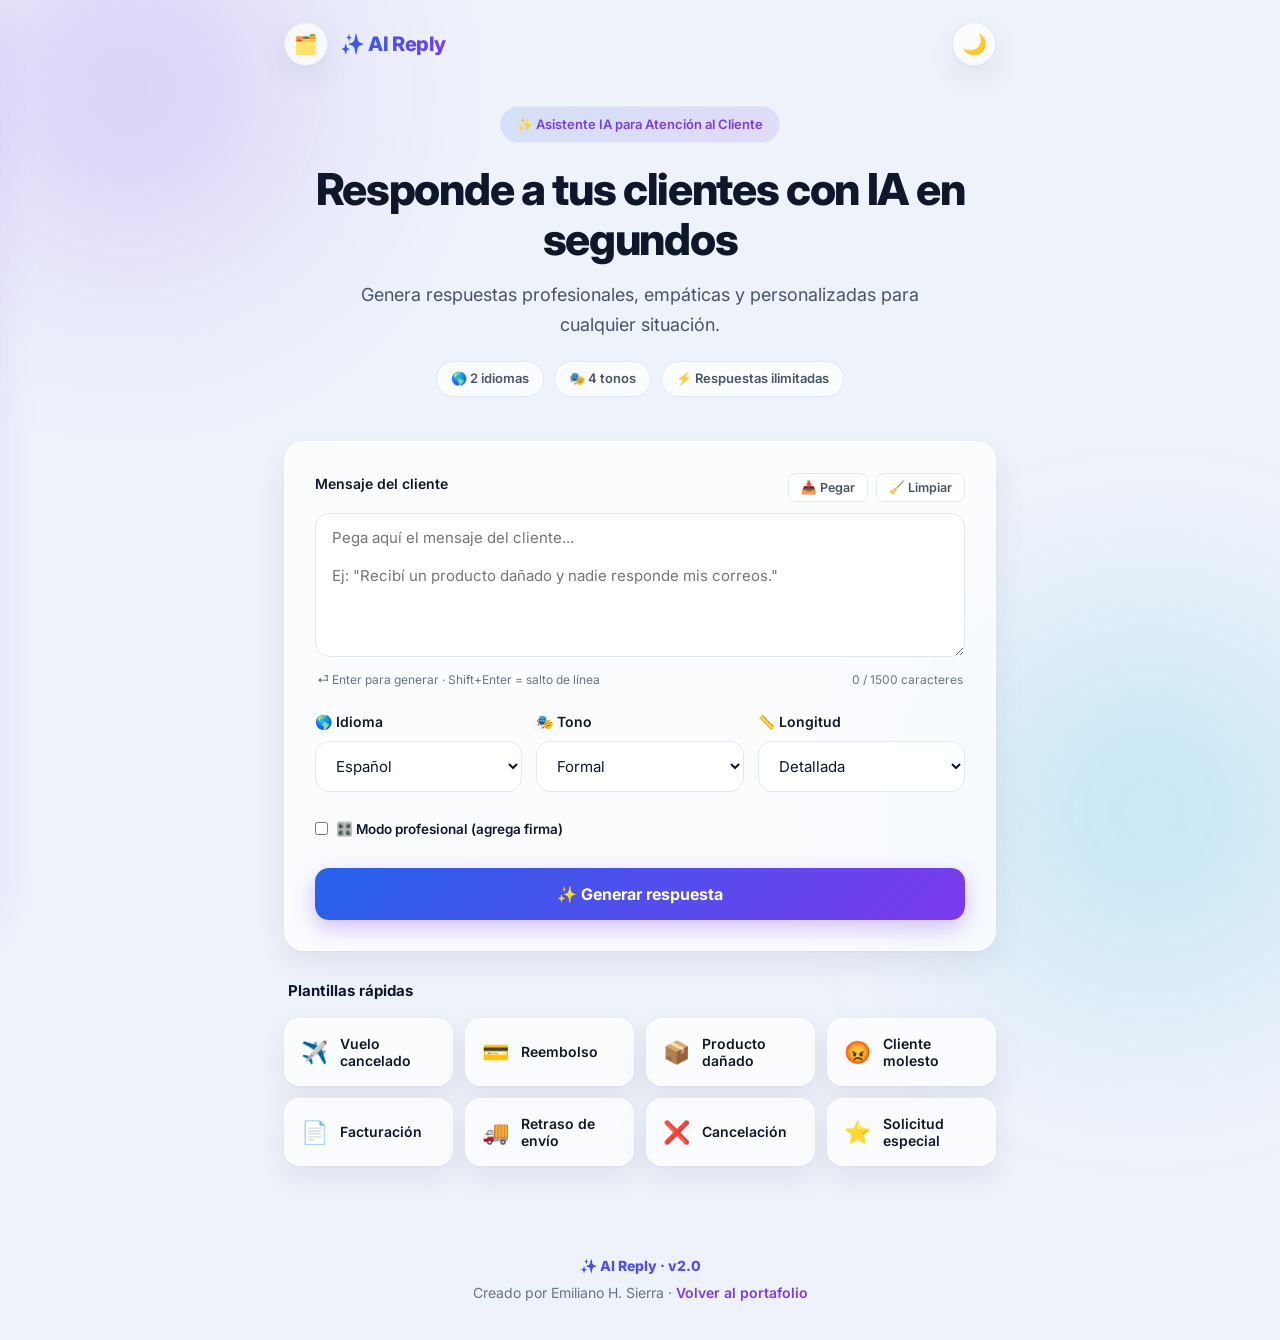
<file: asistente-soporte/index.html>
<!DOCTYPE html>
<html lang="es">
<head>
  <meta charset="UTF-8">
  <meta name="viewport" content="width=device-width, initial-scale=1.0">
  <title>AI Reply · Asistente IA para Atención al Cliente</title>
  <link rel="preconnect" href="https://fonts.googleapis.com">
  <link rel="preconnect" href="https://fonts.gstatic.com" crossorigin>
  <link href="https://fonts.googleapis.com/css2?family=Inter:wght@400;500;600;700;800;900&display=swap" rel="stylesheet">
  <link rel="stylesheet" href="estilos.css">
</head>
<body>

  <!-- Formas decorativas de fondo -->
  <div class="deco deco-1" aria-hidden="true"></div>
  <div class="deco deco-2" aria-hidden="true"></div>

  <!-- Barra superior con marca -->
  <nav class="topbar">
    <div class="topbar-left">
      <button id="btnHistorial" class="btn-icono" onclick="abrirHistorial()" title="Historial" aria-label="Abrir historial">🗂️</button>
      <span class="marca">✨ AI Reply</span>
    </div>
    <button id="btnTema" class="btn-tema" onclick="cambiarTema()" title="Cambiar tema" aria-label="Cambiar tema claro u oscuro">🌙</button>
  </nav>

  <!-- Barra lateral de historial (Ronda 3 · paso 1) -->
  <div id="overlayHist" class="overlay-hist oculto" onclick="cerrarHistorial()"></div>
  <aside id="sidebarHist" class="sidebar-hist">
    <div class="sidebar-hist-head">
      <span class="sidebar-hist-titulo">🗂️ Historial</span>
      <button class="btn-cerrar" onclick="cerrarHistorial()" aria-label="Cerrar historial">✕</button>
    </div>
    <button class="btn-nueva" onclick="nuevaRespuesta()">➕ Nueva respuesta</button>
    <div id="listaHistorial" class="lista-historial"></div>
    <button class="btn-limpiar-hist" onclick="limpiarHistorial()">🗑️ Limpiar historial</button>
  </aside>

  <header class="hero">
    <span class="eyebrow">✨ Asistente IA para Atención al Cliente</span>
    <h1>Responde a tus clientes con IA en segundos</h1>
    <p class="subtitulo">Genera respuestas profesionales, empáticas y personalizadas para cualquier situación.</p>
    <div class="badges">
      <span class="badge-info">🌎 2 idiomas</span>
      <span class="badge-info">🎭 4 tonos</span>
      <span class="badge-info">⚡ Respuestas ilimitadas</span>
    </div>
  </header>

  <main class="contenedor">

    <!-- Caja principal -->
    <section class="panel">
      <div class="campo-head">
        <label for="mensajeCliente">Mensaje del cliente</label>
        <div class="mini-acciones">
          <button class="chip" onclick="pegarTexto()">📥 Pegar</button>
          <button class="chip" onclick="limpiarTexto()">🧹 Limpiar</button>
        </div>
      </div>
      <textarea id="mensajeCliente" rows="6" maxlength="1500" oninput="actualizarContador()" onkeydown="manejarEnter(event)" placeholder="Pega aquí el mensaje del cliente...&#10;&#10;Ej: &quot;Recibí un producto dañado y nadie responde mis correos.&quot;"></textarea>
      <div class="contador">
        <span class="pista-teclado">⏎ Enter para generar · Shift+Enter = salto de línea</span>
        <span><span id="contador">0</span> / 1500 caracteres</span>
      </div>

      <div class="opciones">
        <div class="campo">
          <label for="idioma">🌎 Idioma</label>
          <select id="idioma">
            <option value="es">Español</option>
            <option value="en">Inglés</option>
          </select>
        </div>
        <div class="campo">
          <label for="tono">🎭 Tono</label>
          <select id="tono">
            <option value="Formal">Formal</option>
            <option value="Amigable">Amigable</option>
            <option value="Empático">Empático</option>
            <option value="Directo y conciso">Directo</option>
          </select>
        </div>
        <div class="campo">
          <label for="longitud">📏 Longitud</label>
          <select id="longitud">
            <option value="detallada">Detallada</option>
            <option value="breve">Breve</option>
          </select>
        </div>
      </div>

      <div class="modo-pro">
        <label class="switch-label">
          <input type="checkbox" id="modoPro" onchange="toggleModoPro()"> 🎛️ Modo profesional (agrega firma)
        </label>
        <div id="camposPro" class="campos-pro oculto">
          <div class="campo">
            <label for="agente">👤 Tu nombre</label>
            <input type="text" id="agente" maxlength="40" oninput="saveModoPro()" placeholder="Ej: Emiliano H. Sierra">
          </div>
          <div class="campo">
            <label for="empresa">🏢 Empresa</label>
            <input type="text" id="empresa" maxlength="40" oninput="saveModoPro()" placeholder="Ej: AI Reply">
          </div>
        </div>
      </div>

      <button id="btnGenerar" class="btn-primario" onclick="generarRespuesta()">✨ Generar respuesta</button>
    </section>

    <!-- Plantillas rápidas -->
    <section class="ejemplos">
      <h2 class="titulo-seccion">Plantillas rápidas</h2>
      <div class="grid-ejemplos">
        <button class="tarjeta-ejemplo" onclick="usarPlantilla('Mi vuelo fue cancelado y nadie me avisó. Necesito una solución urgente.')">
          <span class="ej-icon">✈️</span><span class="ej-texto">Vuelo cancelado</span>
        </button>
        <button class="tarjeta-ejemplo" onclick="usarPlantilla('Quiero solicitar el reembolso de mi compra, el producto no cumplió lo prometido.')">
          <span class="ej-icon">💳</span><span class="ej-texto">Reembolso</span>
        </button>
        <button class="tarjeta-ejemplo" onclick="usarPlantilla('Recibí mi pedido dañado y nadie responde mis correos. Estoy muy frustrado.')">
          <span class="ej-icon">📦</span><span class="ej-texto">Producto dañado</span>
        </button>
        <button class="tarjeta-ejemplo" onclick="usarPlantilla('Llevo tres días esperando respuesta y nadie me ayuda. Esto es inaceptable.')">
          <span class="ej-icon">😡</span><span class="ej-texto">Cliente molesto</span>
        </button>
        <button class="tarjeta-ejemplo" onclick="usarPlantilla('Tengo una duda sobre un cargo en mi factura que no reconozco.')">
          <span class="ej-icon">📄</span><span class="ej-texto">Facturación</span>
        </button>
        <button class="tarjeta-ejemplo" onclick="usarPlantilla('Mi pedido lleva una semana de retraso y no tengo información del envío.')">
          <span class="ej-icon">🚚</span><span class="ej-texto">Retraso de envío</span>
        </button>
        <button class="tarjeta-ejemplo" onclick="usarPlantilla('Quiero cancelar mi suscripción y asegurarme de que no me cobren de nuevo.')">
          <span class="ej-icon">❌</span><span class="ej-texto">Cancelación</span>
        </button>
        <button class="tarjeta-ejemplo" onclick="usarPlantilla('Necesito una atención especial porque viajo con un adulto mayor con movilidad reducida.')">
          <span class="ej-icon">⭐</span><span class="ej-texto">Solicitud especial</span>
        </button>
      </div>
    </section>

    <!-- Respuesta -->
    <section id="tarjetaResultado" class="panel resultado-card oculto" aria-live="polite">
      <div class="resultado-head">
        <span class="resultado-titulo">💬 Conversación</span>
        <div class="resultado-acciones">
          <button id="btnCopiar" class="btn-mini" onclick="copiarRespuesta()">📋 Copiar</button>
          <button class="btn-mini" onclick="generarRespuesta()">🔄 Regenerar</button>
        </div>
      </div>
      <div class="divisor"></div>

      <!-- Burbuja: mensaje del cliente -->
      <div id="burbujaCliente" class="chat-msg cliente oculto">
        <span class="chat-avatar">👤</span>
        <div class="chat-burbuja">
          <span class="chat-rol">Cliente</span>
          <p id="textoCliente" class="chat-texto"></p>
        </div>
      </div>

      <!-- Burbuja: respuesta del asistente (carga / editor / acciones) -->
      <div class="chat-msg ia">
        <span class="chat-avatar">✨</span>
        <div class="chat-burbuja">
          <span class="chat-rol">Asistente</span>
          <div id="respuesta" class="respuesta"></div>
          <div id="editorRespuesta" class="oculto">
            <textarea id="respuestaEditable" class="respuesta-editable" rows="4" oninput="autoAjustar(this)" aria-label="Respuesta generada, editable"></textarea>
            <p class="editable-hint">✏️ Puedes ajustar el texto antes de copiar</p>
          </div>
          <div id="accionesRapidas" class="acciones-rapidas oculto">
            <span class="ar-label">⚡ Ajustar:</span>
            <button class="chip-accion" onclick="accionRapida('breve')">✂️ Más breve</button>
            <button class="chip-accion" onclick="accionRapida('formal')">🎩 Más formal</button>
            <button class="chip-accion" onclick="accionRapida('calida')">💗 Más cálida</button>
            <button class="chip-accion" onclick="accionRapida('traducir')">🌐 Traducir</button>
          </div>
        </div>
      </div>
    </section>

    <!-- (El historial ahora vive en la barra lateral izquierda 🗂️) -->

  </main>

  <footer class="pie">
    <p class="pie-marca">✨ AI Reply · v2.0</p>
    <p>Creado por Emiliano H. Sierra · <a href="https://emilianohsierra.netlify.app" target="_blank">Volver al portafolio</a></p>
  </footer>

  <script>
    // ===== Generar respuesta =====
    async function generarRespuesta() {
      var mensaje = document.getElementById("mensajeCliente").value.trim();
      var idioma = document.getElementById("idioma").value;
      var tono = document.getElementById("tono").value;
      var longitud = document.getElementById("longitud").value;
      var modoPro = document.getElementById("modoPro").checked;
      var agente = modoPro ? document.getElementById("agente").value.trim() : "";
      var empresa = modoPro ? document.getElementById("empresa").value.trim() : "";
      var caja = document.getElementById("respuesta");
      var tarjeta = document.getElementById("tarjetaResultado");
      var boton = document.getElementById("btnGenerar");

      tarjeta.classList.remove("oculto");
      // Mientras carga (o si hay un aviso) mostramos el área de mensajes y ocultamos el editor
      caja.classList.remove("oculto");
      document.getElementById("editorRespuesta").classList.add("oculto");
      var accsOcultar = document.getElementById("accionesRapidas");
      if (accsOcultar) accsOcultar.classList.add("oculto");

      if (mensaje === "") {
        caja.innerHTML = "⚠️ Primero escribe o pega el mensaje del cliente.";
        return;
      }

      // Mostrar el mensaje del cliente como burbuja de chat
      document.getElementById("textoCliente").textContent = mensaje;
      document.getElementById("burbujaCliente").classList.remove("oculto");

      boton.disabled = true;
      boton.textContent = "Generando...";

      // Estado de carga "inteligente" (pasos + barra de progreso)
      caja.innerHTML =
        '<div class="pasos" id="pasos"></div>' +
        '<div class="barra"><div class="barra-fill"></div></div>';
      var pasos = [
        "✨ Analizando el mensaje…",
        "✔️ Detectando el idioma",
        "✔️ Identificando la intención",
        "✔️ Generando la respuesta…"
      ];
      pasos.forEach(function (p, i) {
        setTimeout(function () {
          var pd = document.getElementById("pasos");
          if (!pd) return;   // la respuesta ya llegó
          var linea = document.createElement("div");
          linea.className = "paso";
          linea.textContent = p;
          pd.appendChild(linea);
        }, i * 550);
      });

      try {
        var res = await fetch("/api/generar-respuesta", {
          method: "POST",
          headers: { "content-type": "application/json" },
          body: JSON.stringify({ mensaje: mensaje, idioma: idioma, tono: tono, longitud: longitud, agente: agente, empresa: empresa })
        });
        var data = await res.json();
        mostrarRespuesta(data.respuesta);
        guardarEnHistorial({ respuesta: data.respuesta, mensaje: mensaje, idioma: idioma, tono: tono });
      } catch (error) {
        caja.innerHTML = "❌ Hubo un error de conexión. Intenta de nuevo.";
      } finally {
        boton.disabled = false;
        boton.textContent = "✨ Generar respuesta";
      }
    }

    function mostrarRespuesta(texto) {
      // Ocultamos el área de carga/mensajes y mostramos el EDITOR con el texto
      document.getElementById("respuesta").classList.add("oculto");
      var editor = document.getElementById("editorRespuesta");
      var area = document.getElementById("respuestaEditable");
      area.value = texto;
      editor.classList.remove("oculto");
      autoAjustar(area);   // ajusta el alto para que se vea todo el texto
      var acciones = document.getElementById("accionesRapidas");
      if (acciones) acciones.classList.remove("oculto");   // mostrar botones de ajuste
      var card = document.getElementById("tarjetaResultado");
      card.classList.remove("oculto");
      card.classList.remove("aparece");
      void card.offsetWidth;
      card.classList.add("aparece");
    }

    // Crece o encoge el editor según el contenido (sin scroll interno feo)
    function autoAjustar(el) {
      el.style.height = "auto";
      el.style.height = (el.scrollHeight + 2) + "px";
    }

    // ===== Acción rápida: transforma la respuesta ACTUAL (más breve/formal/cálida/traducir) =====
    async function accionRapida(accion) {
      var area = document.getElementById("respuestaEditable");
      var textoActual = area.value.trim();
      if (textoActual === "") return;   // no hay nada que ajustar

      var idioma = document.getElementById("idioma").value;
      var contenedor = document.getElementById("accionesRapidas");
      var original = area.value;

      // Estado de carga: deshabilitar botones y avisar dentro del editor
      if (contenedor) contenedor.classList.add("cargando");
      area.disabled = true;
      area.value = "⏳ Ajustando la respuesta...";

      try {
        var res = await fetch("/api/generar-respuesta", {
          method: "POST",
          headers: { "content-type": "application/json" },
          // Mandamos la respuesta ACTUAL (ya editada) + la acción, NO el mensaje original
          body: JSON.stringify({ accion: accion, respuestaPrevia: textoActual, idioma: idioma })
        });
        var data = await res.json();
        area.disabled = false;
        mostrarRespuesta(data.respuesta);
      } catch (error) {
        area.disabled = false;
        area.value = original;   // si falla, devolvemos el texto que tenías
        alert("Hubo un error de conexión. Intenta de nuevo.");
      } finally {
        if (contenedor) contenedor.classList.remove("cargando");
      }
    }

    // ===== Textarea: pegar, limpiar, contador, plantillas =====
    async function pegarTexto() {
      try {
        var texto = await navigator.clipboard.readText();
        var caja = document.getElementById("mensajeCliente");
        caja.value = texto;
        actualizarContador();
        caja.focus();
      } catch (e) {
        alert("Tu navegador no permitió pegar automáticamente. Usa Ctrl + V.");
      }
    }

    function limpiarTexto() {
      var caja = document.getElementById("mensajeCliente");
      caja.value = "";
      actualizarContador();
      caja.focus();
    }

    function actualizarContador() {
      document.getElementById("contador").textContent = document.getElementById("mensajeCliente").value.length;
    }

    // Enter = generar respuesta · Shift+Enter = salto de línea
    function manejarEnter(e) {
      if (e.key === "Enter" && !e.shiftKey) {
        e.preventDefault();
        generarRespuesta();
      }
    }

    function usarPlantilla(texto) {
      var caja = document.getElementById("mensajeCliente");
      caja.value = texto;
      actualizarContador();
      caja.focus();
    }

    function copiarRespuesta() {
      var texto = document.getElementById("respuestaEditable").value;
      var btn = document.getElementById("btnCopiar");
      navigator.clipboard.writeText(texto).then(function () {
        btn.textContent = "✅ ¡Copiado!";
        setTimeout(function () { btn.textContent = "📋 Copiar"; }, 1500);
      });
    }

    function limpiar() {
      document.getElementById("mensajeCliente").value = "";
      actualizarContador();
      document.getElementById("respuesta").textContent = "";
      document.getElementById("tarjetaResultado").classList.add("oculto");
    }

    // ===== Historial =====
    function guardarEnHistorial(item) {
      var historial = JSON.parse(localStorage.getItem("historial") || "[]");
      historial.unshift(item);
      if (historial.length > 20) historial = historial.slice(0, 20);
      localStorage.setItem("historial", JSON.stringify(historial));
      renderHistorial();
    }

    function renderHistorial() {
      var historial = JSON.parse(localStorage.getItem("historial") || "[]");
      var lista = document.getElementById("listaHistorial");
      lista.innerHTML = "";
      if (historial.length === 0) {
        lista.innerHTML = '<p class="hist-vacio">Aún no hay respuestas guardadas.</p>';
        return;
      }
      historial.forEach(function (item, i) {
        var fila = document.createElement("button");
        fila.className = "historial-item";
        fila.onclick = function () { verDelHistorial(i); };
        var preview = document.createElement("span");
        preview.className = "historial-preview";
        preview.textContent = item.respuesta.slice(0, 90) + (item.respuesta.length > 90 ? "…" : "");
        var meta = document.createElement("span");
        meta.className = "historial-meta";
        meta.textContent = (item.idioma === "en" ? "EN" : "ES") + " · " + item.tono;
        fila.appendChild(preview);
        fila.appendChild(meta);
        lista.appendChild(fila);
      });
    }

    function verDelHistorial(i) {
      var historial = JSON.parse(localStorage.getItem("historial") || "[]");
      var item = historial[i];
      if (!item) return;
      document.getElementById("textoCliente").textContent = item.mensaje || "";
      document.getElementById("burbujaCliente").classList.toggle("oculto", !item.mensaje);
      mostrarRespuesta(item.respuesta);
      cerrarHistorial();
      document.getElementById("tarjetaResultado").scrollIntoView({ behavior: "smooth" });
    }

    function limpiarHistorial() {
      localStorage.removeItem("historial");
      renderHistorial();
    }

    // ===== Barra lateral de historial (Ronda 3 · paso 1) =====
    function abrirHistorial() {
      document.getElementById("sidebarHist").classList.add("abierto");
      document.getElementById("overlayHist").classList.remove("oculto");
    }
    function cerrarHistorial() {
      document.getElementById("sidebarHist").classList.remove("abierto");
      document.getElementById("overlayHist").classList.add("oculto");
    }
    function nuevaRespuesta() {
      document.getElementById("mensajeCliente").value = "";
      actualizarContador();
      document.getElementById("tarjetaResultado").classList.add("oculto");
      cerrarHistorial();
      document.getElementById("mensajeCliente").focus();
    }

    // ===== Modo oscuro =====
    function cambiarTema() {
      document.body.classList.toggle("tema-oscuro");
      var oscuro = document.body.classList.contains("tema-oscuro");
      document.getElementById("btnTema").textContent = oscuro ? "☀️" : "🌙";
      localStorage.setItem("tema", oscuro ? "oscuro" : "claro");
    }
    if (localStorage.getItem("tema") === "oscuro") {
      document.body.classList.add("tema-oscuro");
      document.getElementById("btnTema").textContent = "☀️";
    }

    // ===== Modo profesional (firma) =====
    function toggleModoPro() {
      var on = document.getElementById("modoPro").checked;
      document.getElementById("camposPro").classList.toggle("oculto", !on);
      saveModoPro();
    }
    function saveModoPro() {
      localStorage.setItem("modoPro", JSON.stringify({
        on: document.getElementById("modoPro").checked,
        agente: document.getElementById("agente").value,
        empresa: document.getElementById("empresa").value
      }));
    }
    // Restaurar lo que el usuario guardó antes (nombre/empresa/interruptor)
    (function restaurarModoPro() {
      var pro = JSON.parse(localStorage.getItem("modoPro") || "null");
      if (!pro) return;
      document.getElementById("modoPro").checked = !!pro.on;
      document.getElementById("agente").value = pro.agente || "";
      document.getElementById("empresa").value = pro.empresa || "";
      toggleModoPro();
    })();

    renderHistorial();
  </script>

</body>
</html>
</file>
<file: asistente-soporte/estilos.css>
/* ============================================================
   AI REPLY · Asistente IA de Soporte — Diseño Premium v2.0
   ============================================================ */

/* --- Tema CLARO --- */
:root {
  --bg:         #eef2fb;
  --panel:      rgba(255, 255, 255, 0.72);
  --panel-bord: rgba(255, 255, 255, 0.65);
  --input:      rgba(255, 255, 255, 0.85);
  --texto:      #0f172a;
  --suave:      #475569;
  --tenue:      #64748b;
  --borde:      #e2e8f0;
  --azul:       #2563eb;
  --violeta:    #7c3aed;
  --cian:       #06b6d4;
  --grad:       linear-gradient(135deg, #2563eb 0%, #7c3aed 100%);
  --grad-suave: linear-gradient(135deg, rgba(37,99,235,0.12), rgba(124,58,237,0.12));
  --sombra:     0 1px 2px rgba(15,23,42,0.04), 0 12px 32px rgba(30,41,59,0.08);
  --sombra-lg:  0 16px 48px rgba(124,58,237,0.18);
  --anillo:     0 0 0 4px rgba(124,58,237,0.22);
}

/* --- Tema OSCURO --- */
body.tema-oscuro {
  --bg:         #070b16;
  --panel:      rgba(19, 27, 46, 0.70);
  --panel-bord: rgba(255, 255, 255, 0.07);
  --input:      rgba(9, 15, 28, 0.85);
  --texto:      #f1f5f9;
  --suave:      #94a3b8;
  --tenue:      #64748b;
  --borde:      #1f2a44;
  --grad-suave: linear-gradient(135deg, rgba(59,130,246,0.20), rgba(139,92,246,0.20));
  --sombra:     0 1px 2px rgba(0,0,0,0.3), 0 14px 40px rgba(0,0,0,0.45);
  --sombra-lg:  0 18px 52px rgba(0,0,0,0.55);
}

* { margin: 0; padding: 0; box-sizing: border-box; }
html { scroll-behavior: smooth; }

body {
  font-family: 'Inter', 'SF Pro Display', 'Segoe UI', Arial, sans-serif;
  background-color: var(--bg);
  color: var(--suave);
  line-height: 1.65;
  min-height: 100vh;
  -webkit-font-smoothing: antialiased;
  position: relative;
  overflow-x: hidden;
  transition: background-color 0.35s, color 0.35s;
}

/* --- Formas decorativas (glow tipo IA) --- */
.deco { position: fixed; border-radius: 50%; filter: blur(100px); opacity: 0.6; z-index: -1; pointer-events: none; }
.deco-1 { top: -140px; left: -100px; width: 460px; height: 460px; background: radial-gradient(circle, rgba(124,58,237,0.55), transparent 70%); }
.deco-2 { bottom: -160px; right: -120px; width: 500px; height: 500px; background: radial-gradient(circle, rgba(6,182,212,0.50), transparent 70%); }
body.tema-oscuro .deco { opacity: 0.4; }

/* --- Barra superior con marca --- */
.topbar {
  display: flex; justify-content: space-between; align-items: center;
  max-width: 760px; margin: 0 auto; padding: 22px 24px 0;
}
.marca {
  font-size: 20px; font-weight: 800; letter-spacing: -0.02em;
  background: var(--grad);
  -webkit-background-clip: text; background-clip: text; color: transparent;
}

/* --- Botón de modo oscuro --- */
.btn-tema {
  width: 44px; height: 44px; border-radius: 50%;
  border: 1px solid var(--borde);
  background: var(--panel);
  backdrop-filter: blur(12px); -webkit-backdrop-filter: blur(12px);
  font-size: 20px; cursor: pointer;
  box-shadow: var(--sombra);
  transition: transform 0.2s, box-shadow 0.2s;
}
.btn-tema:hover { transform: scale(1.08); box-shadow: var(--sombra-lg); }

/* --- Hero --- */
.hero { text-align: center; padding: 40px 24px 12px; max-width: 720px; margin: 0 auto; }
.eyebrow {
  display: inline-block; font-size: 13px; font-weight: 600;
  padding: 7px 16px; border-radius: 999px;
  background: var(--grad-suave); color: var(--violeta);
  border: 1px solid var(--borde); margin-bottom: 22px;
}
body.tema-oscuro .eyebrow { color: #c4b5fd; }
.hero h1 {
  font-size: 44px; font-weight: 800; color: var(--texto);
  letter-spacing: -0.03em; line-height: 1.12; margin-bottom: 16px;
}
.subtitulo { font-size: 18px; color: var(--suave); max-width: 560px; margin: 0 auto 22px; }
.badges { display: flex; gap: 10px; justify-content: center; flex-wrap: wrap; }
.badge-info {
  font-size: 13px; font-weight: 600; color: var(--suave);
  padding: 6px 14px; border-radius: 999px;
  background: var(--panel); border: 1px solid var(--borde);
  backdrop-filter: blur(10px); -webkit-backdrop-filter: blur(10px);
}

/* --- Contenedor --- */
.contenedor { max-width: 760px; margin: 0 auto; padding: 32px 24px 24px; }

/* --- Panel (tarjeta glassmorphism) --- */
.panel {
  background-color: var(--panel);
  backdrop-filter: blur(16px); -webkit-backdrop-filter: blur(16px);
  border: 1px solid var(--panel-bord);
  border-radius: 20px;
  padding: 30px;
  box-shadow: var(--sombra);
  margin-bottom: 28px;
}

/* --- Cabecera del campo (label + mini acciones) --- */
.campo-head { display: flex; justify-content: space-between; align-items: center; margin-bottom: 10px; flex-wrap: wrap; gap: 10px; }
.mini-acciones { display: flex; gap: 8px; }
.chip {
  background: var(--input); border: 1px solid var(--borde); color: var(--suave);
  padding: 6px 12px; border-radius: 8px; font-size: 12.5px; font-weight: 600;
  cursor: pointer; font-family: inherit; transition: border-color 0.2s, color 0.2s;
}
.chip:hover { border-color: var(--violeta); color: var(--violeta); }

/* --- Etiquetas y campos --- */
label { display: block; font-size: 14px; font-weight: 600; color: var(--texto); margin-bottom: 8px; }
textarea, select {
  width: 100%; padding: 14px 16px;
  border: 1px solid var(--borde); border-radius: 14px;
  font-size: 15px; font-family: inherit; color: var(--texto);
  background-color: var(--input);
  transition: border-color 0.2s, box-shadow 0.2s;
}
textarea { resize: vertical; min-height: 130px; }
textarea:focus, select:focus { outline: none; border-color: var(--violeta); box-shadow: var(--anillo); }
.contador { display: flex; justify-content: space-between; align-items: center; gap: 10px; font-size: 12px; color: var(--tenue); margin: 6px 2px 20px; }
.pista-teclado { color: var(--tenue); }

/* --- Opciones --- */
.opciones { display: flex; gap: 14px; margin-bottom: 24px; }
.campo { flex: 1; }

/* --- Botón principal (con brillo) --- */
.btn-primario {
  position: relative; overflow: hidden;
  width: 100%; background: var(--grad); color: #ffffff;
  border: none; padding: 16px; border-radius: 14px;
  font-size: 16px; font-weight: 700; cursor: pointer; font-family: inherit;
  box-shadow: 0 8px 22px rgba(124,58,237,0.32);
  transition: transform 0.15s, box-shadow 0.2s, opacity 0.2s;
}
.btn-primario:hover { transform: translateY(-2px); box-shadow: 0 12px 30px rgba(124,58,237,0.45); }
.btn-primario:active { transform: translateY(0); }
.btn-primario:disabled { opacity: 0.7; cursor: not-allowed; transform: none; }
.btn-primario::after {
  content: ""; position: absolute; top: 0; left: -60%;
  width: 40%; height: 100%;
  background: linear-gradient(120deg, transparent, rgba(255,255,255,0.35), transparent);
  transform: skewX(-20deg); animation: brillo 3.6s ease-in-out infinite;
}
@keyframes brillo { 0% { left: -60%; } 45%, 100% { left: 150%; } }

/* --- Plantillas rápidas (cuadrícula) --- */
.ejemplos { margin-bottom: 28px; }
.titulo-seccion { font-size: 15px; font-weight: 700; color: var(--texto); margin: 0 4px 14px; }
.grid-ejemplos { display: grid; grid-template-columns: repeat(auto-fit, minmax(160px, 1fr)); gap: 12px; }
.tarjeta-ejemplo {
  display: flex; align-items: center; gap: 12px; padding: 16px;
  background: var(--panel); backdrop-filter: blur(10px); -webkit-backdrop-filter: blur(10px);
  border: 1px solid var(--panel-bord); border-radius: 16px;
  cursor: pointer; font-family: inherit; text-align: left;
  box-shadow: var(--sombra);
  transition: transform 0.15s, border-color 0.2s, box-shadow 0.2s;
}
.tarjeta-ejemplo:hover { transform: translateY(-3px); border-color: var(--violeta); box-shadow: var(--sombra-lg); }
.ej-icon { font-size: 22px; }
.ej-texto { font-size: 14px; font-weight: 600; color: var(--texto); }

/* --- Resultado --- */
.resultado-card { position: relative; overflow: hidden; }
.resultado-card::before { content: ""; position: absolute; top: 0; left: 0; right: 0; height: 4px; background: var(--grad); }
.resultado-head { display: flex; justify-content: space-between; align-items: center; flex-wrap: wrap; gap: 12px; }
.resultado-titulo { font-size: 15px; font-weight: 700; color: var(--texto); }
.resultado-acciones { display: flex; gap: 8px; }
.btn-mini {
  background: var(--input); border: 1px solid var(--borde); color: var(--texto);
  padding: 8px 13px; border-radius: 9px; font-size: 13px; font-weight: 600;
  cursor: pointer; font-family: inherit; transition: border-color 0.2s, color 0.2s;
}
.btn-mini:hover { border-color: var(--violeta); color: var(--violeta); }
.divisor { height: 1px; background: var(--borde); margin: 16px 0; }
.respuesta { font-size: 15.5px; color: var(--texto); white-space: pre-wrap; line-height: 1.78; min-height: 24px; }
.respuesta-editable { font-size: 15.5px; line-height: 1.78; min-height: 60px; resize: vertical; }
.editable-hint { font-size: 12.5px; color: var(--tenue); margin: 0 2px 10px; }
/* --- Acciones rápidas (Ronda 2 · función 2) --- */
.acciones-rapidas { display: flex; flex-wrap: wrap; align-items: center; gap: 8px; margin-top: 16px; }
.acciones-rapidas.cargando { opacity: 0.5; pointer-events: none; }
.ar-label { font-size: 12.5px; color: var(--tenue); font-weight: 600; margin-right: 2px; }
.chip-accion { background: var(--input); color: var(--texto); border: 1px solid var(--borde); border-radius: 999px; padding: 7px 13px; font-size: 13px; font-weight: 600; cursor: pointer; font-family: inherit; transition: border-color 0.2s, color 0.2s; }
.chip-accion:hover { border-color: var(--violeta); color: var(--violeta); }
/* --- Modo profesional / firma (Ronda 2 · función 3) --- */
.modo-pro { margin-bottom: 20px; }
.switch-label { display: inline-flex; align-items: center; gap: 8px; font-size: 13.5px; font-weight: 600; color: var(--texto); cursor: pointer; }
.switch-label input { width: auto; cursor: pointer; }
.campos-pro { display: flex; gap: 14px; margin-top: 12px; }
.campos-pro input[type="text"] { width: 100%; padding: 12px 14px; border: 1px solid var(--borde); border-radius: 12px; font-size: 14px; font-family: inherit; color: var(--texto); background-color: var(--input); transition: border-color 0.2s, box-shadow 0.2s; }
.campos-pro input[type="text"]:focus { outline: none; border-color: var(--violeta); box-shadow: var(--anillo); }

/* Animación de aparición */
.aparece { animation: aparecer 0.45s ease; }
@keyframes aparecer { from { opacity: 0; transform: translateY(12px); } to { opacity: 1; transform: translateY(0); } }

/* --- Estado de carga "inteligente" (pasos + barra) --- */
.pasos { display: flex; flex-direction: column; gap: 8px; margin-bottom: 16px; }
.paso { font-size: 14px; color: var(--suave); animation: aparecer 0.35s ease; }
.barra { height: 6px; border-radius: 999px; background: var(--borde); overflow: hidden; }
.barra-fill { height: 100%; width: 20%; border-radius: 999px; background: var(--grad); animation: cargar 2.4s ease-in-out infinite; }
@keyframes cargar { 0% { width: 8%; margin-left: 0; } 50% { width: 65%; } 100% { width: 20%; margin-left: 85%; } }

/* --- Historial --- */
.lista-historial { display: flex; flex-direction: column; gap: 8px; margin-top: 16px; }
.historial-item {
  display: flex; flex-direction: column; gap: 4px; width: 100%;
  padding: 12px 14px; border: 1px solid var(--borde); border-radius: 12px;
  cursor: pointer; background: var(--input); font-family: inherit; text-align: left;
  transition: border-color 0.2s;
}
.historial-item:hover { border-color: var(--violeta); }
.historial-preview { font-size: 14px; color: var(--texto); }
.historial-meta { font-size: 12px; color: var(--tenue); font-weight: 600; }

/* --- Historial en barra lateral (Ronda 3 · paso 1) --- */
.topbar-left { display: flex; align-items: center; gap: 12px; }
.btn-icono {
  width: 44px; height: 44px; border-radius: 50%;
  border: 1px solid var(--borde); background: var(--panel);
  backdrop-filter: blur(12px); -webkit-backdrop-filter: blur(12px);
  font-size: 19px; cursor: pointer; box-shadow: var(--sombra);
  transition: transform 0.2s, box-shadow 0.2s;
}
.btn-icono:hover { transform: scale(1.08); box-shadow: var(--sombra-lg); }
.overlay-hist { position: fixed; inset: 0; z-index: 40; background: rgba(15,23,42,0.45); }
.sidebar-hist {
  position: fixed; top: 0; left: 0; z-index: 50;
  width: 320px; max-width: 85vw; height: 100vh;
  background: var(--panel); backdrop-filter: blur(20px); -webkit-backdrop-filter: blur(20px);
  border-right: 1px solid var(--panel-bord); box-shadow: var(--sombra-lg);
  padding: 22px 18px; overflow-y: auto;
  display: flex; flex-direction: column; gap: 14px;
  transform: translateX(-105%); transition: transform 0.3s ease;
}
.sidebar-hist.abierto { transform: translateX(0); }
.sidebar-hist-head { display: flex; justify-content: space-between; align-items: center; }
.sidebar-hist-titulo { font-size: 17px; font-weight: 800; color: var(--texto); }
.btn-cerrar {
  width: 34px; height: 34px; border-radius: 8px; border: 1px solid var(--borde);
  background: var(--input); color: var(--texto); font-size: 14px; cursor: pointer; font-family: inherit;
  transition: border-color 0.2s, color 0.2s;
}
.btn-cerrar:hover { border-color: var(--violeta); color: var(--violeta); }
.btn-nueva {
  width: 100%; background: var(--grad); color: #fff; border: none;
  padding: 12px; border-radius: 12px; font-size: 14px; font-weight: 700;
  cursor: pointer; font-family: inherit; box-shadow: 0 6px 18px rgba(124,58,237,0.30);
  transition: transform 0.15s;
}
.btn-nueva:hover { transform: translateY(-1px); }
.sidebar-hist .lista-historial { margin-top: 0; flex: 1 1 auto; }
.hist-vacio { font-size: 13.5px; color: var(--tenue); text-align: center; padding: 20px 0; }
.btn-limpiar-hist {
  width: 100%; background: var(--input); color: var(--suave);
  border: 1px solid var(--borde); padding: 10px; border-radius: 10px;
  font-size: 13px; font-weight: 600; cursor: pointer; font-family: inherit;
  transition: border-color 0.2s, color 0.2s;
}
.btn-limpiar-hist:hover { border-color: var(--violeta); color: var(--violeta); }

/* --- Vista conversacional / burbujas de chat (Ronda 3 · paso 2) --- */
.chat-msg { display: flex; gap: 10px; align-items: flex-start; margin-bottom: 16px; }
.chat-msg:last-child { margin-bottom: 0; }
.chat-avatar {
  flex: 0 0 36px; width: 36px; height: 36px; border-radius: 50%;
  display: flex; align-items: center; justify-content: center; font-size: 18px;
  border: 1px solid var(--borde); background: var(--input);
}
.chat-msg.ia .chat-avatar { background: var(--grad); border: none; }
.chat-burbuja { flex: 1; min-width: 0; border: 1px solid var(--borde); border-radius: 14px; padding: 12px 15px; background: var(--input); }
.chat-msg.ia .chat-burbuja { background: var(--grad-suave); border-color: var(--panel-bord); }
.chat-rol { display: block; font-size: 11px; font-weight: 700; color: var(--tenue); margin-bottom: 5px; text-transform: uppercase; letter-spacing: 0.6px; }
.chat-texto { font-size: 15px; color: var(--texto); white-space: pre-wrap; line-height: 1.6; }

/* --- Utilidad --- */
.oculto { display: none; }

/* --- Pie --- */
.pie { text-align: center; padding: 36px 24px; color: var(--tenue); font-size: 14px; }
.pie-marca {
  font-weight: 800; margin-bottom: 4px;
  background: var(--grad); -webkit-background-clip: text; background-clip: text; color: transparent;
}
.pie a { color: var(--violeta); text-decoration: none; font-weight: 600; }

/* --- Accesibilidad: foco visible (WCAG AA) --- */
:focus-visible { outline: 2px solid var(--violeta); outline-offset: 2px; }

/* --- Responsive (tablet y móvil) --- */
@media (max-width: 640px) {
  .hero { padding: 28px 20px 8px; }
  .hero h1 { font-size: 32px; }
  .subtitulo { font-size: 16px; }
  .opciones { flex-direction: column; gap: 16px; }
  .panel { padding: 22px; }
}
</file>
